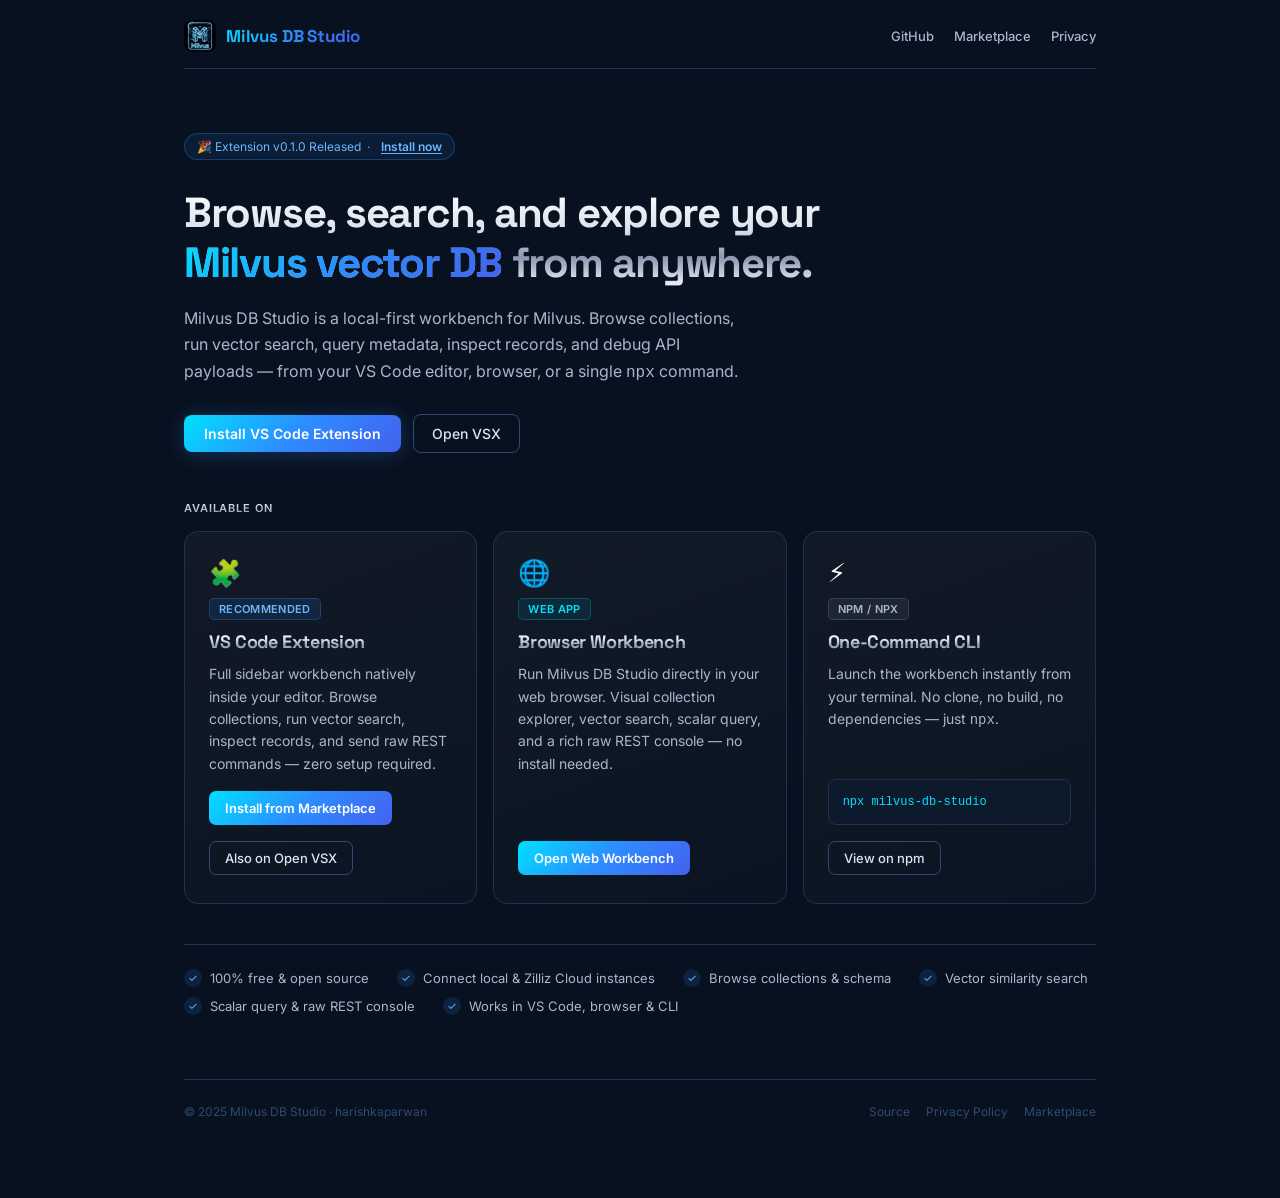
<file: index.html>
<!doctype html>
<html lang="en">
  <head>
    <meta charset="UTF-8" />
    <meta name="viewport" content="width=device-width, initial-scale=1.0" />
    <title>Milvus DB Studio | Plugin Home</title>
    <meta name="description" content="Browse collections, run vector search, query metadata, and debug payloads — in VS Code, a browser, or via npx." />
    <link rel="icon" type="image/png" href="public/assets/milvus-db-logo.png" />
    <link rel="preconnect" href="https://fonts.googleapis.com" />
    <link rel="preconnect" href="https://fonts.gstatic.com" crossorigin />
    <link href="https://fonts.googleapis.com/css2?family=Space+Grotesk:wght@600;700&family=Inter:wght@400;500;600&display=swap" rel="stylesheet" />
    <style>
      :root {
        --bg: #08111f;
        --chrome: #0e1a2c;
        --chrome-strong: #16263d;
        --surface: #111f33;
        --surface-soft: #0d1a2b;
        --line: #1f3350;
        --line-strong: #2f4a72;
        --text: #f2f7fc;
        --muted: #a7b8cc;
        --muted-strong: #dbe6f2;
        --milvus-gradient: linear-gradient(135deg, #00e0ff 0%, #2e8bff 52%, #4361ee 100%);
        --milvus-glow: rgba(46, 139, 255, 0.28);
        --metal-text: linear-gradient(180deg, #ffffff 0%, #d9e2ee 42%, #8a98ad 70%, #f3f7fc 100%);
        --metal-muted: linear-gradient(180deg, #edf2f8 0%, #b6c4d6 55%, #80909f 100%);
      }

      *, *::before, *::after { box-sizing: border-box; margin: 0; padding: 0; }

      html, body {
        min-height: 100%;
        background: var(--bg);
        color: var(--text);
        font-family: Inter, ui-sans-serif, system-ui, -apple-system, sans-serif;
        -webkit-font-smoothing: antialiased;
        text-rendering: optimizeLegibility;
      }

      .site-wrap {
        max-width: 960px;
        margin: 0 auto;
        padding: 0 24px 80px;
      }

      .site-header {
        display: flex;
        align-items: center;
        justify-content: space-between;
        padding: 20px 0 16px;
        border-bottom: 1px solid var(--line);
        gap: 16px;
      }

      .brand {
        display: flex;
        align-items: center;
        gap: 10px;
        text-decoration: none;
      }

      .logo-img {
        width: 32px;
        height: 32px;
        border-radius: 8px;
        flex-shrink: 0;
        object-fit: contain;
      }

      .brand-name {
        font-family: 'Space Grotesk', sans-serif;
        font-size: 17px;
        font-weight: 700;
        background: var(--milvus-gradient);
        -webkit-background-clip: text;
        background-clip: text;
        color: transparent;
        letter-spacing: -0.01em;
      }

      .top-links {
        display: flex;
        align-items: center;
        gap: 20px;
        flex-shrink: 0;
      }

      .top-links a {
        color: var(--muted);
        font-size: 13px;
        font-weight: 500;
        text-decoration: none;
        transition: color 150ms;
      }

      .top-links a:hover { color: var(--text); }

      .hero {
        padding: 64px 0 48px;
        max-width: 680px;
      }

      .hero h1 {
        font-family: 'Space Grotesk', sans-serif;
        font-size: clamp(28px, 5vw, 42px);
        font-weight: 700;
        line-height: 1.18;
        letter-spacing: -0.03em;
        background: var(--metal-text);
        -webkit-background-clip: text;
        background-clip: text;
        color: transparent;
        margin-bottom: 18px;
      }

      .hero h1 .accent {
        background: var(--milvus-gradient);
        -webkit-background-clip: text;
        background-clip: text;
        color: transparent;
      }

      .hero p {
        font-size: 16px;
        line-height: 1.65;
        color: var(--muted);
        margin-bottom: 28px;
        max-width: 560px;
      }

      .hero-actions {
        display: flex;
        align-items: center;
        gap: 12px;
        flex-wrap: wrap;
      }

      .btn-primary {
        display: inline-flex;
        align-items: center;
        gap: 7px;
        padding: 10px 20px;
        background: var(--milvus-gradient);
        color: #fff;
        font-size: 14px;
        font-weight: 600;
        border-radius: 8px;
        text-decoration: none;
        transition: opacity 150ms, transform 100ms;
        box-shadow: 0 2px 20px var(--milvus-glow);
      }

      .btn-primary:hover { opacity: 0.88; transform: translateY(-1px); }

      .btn-ghost {
        display: inline-flex;
        align-items: center;
        gap: 7px;
        padding: 10px 18px;
        background: transparent;
        border: 1px solid var(--line-strong);
        color: var(--muted-strong);
        font-size: 14px;
        font-weight: 500;
        border-radius: 8px;
        text-decoration: none;
        transition: border-color 150ms, color 150ms;
      }

      .btn-ghost:hover { border-color: var(--muted); color: var(--text); }

      .release-badge {
        display: inline-flex;
        align-items: center;
        gap: 8px;
        padding: 5px 12px;
        background: rgba(46, 139, 255, 0.1);
        border: 1px solid rgba(46, 139, 255, 0.3);
        border-radius: 20px;
        font-size: 12px;
        color: #6cb6ff;
        margin-bottom: 28px;
        width: fit-content;
      }

      .release-badge a { color: inherit; font-weight: 600; text-decoration: underline; text-underline-offset: 2px; }

      .grid {
        display: grid;
        grid-template-columns: repeat(auto-fit, minmax(260px, 1fr));
        gap: 16px;
        margin-bottom: 40px;
      }

      .card {
        background: linear-gradient(160deg, rgba(255,255,255,0.04), rgba(255,255,255,0.01));
        border: 1px solid var(--line);
        border-radius: 14px;
        padding: 28px 24px;
        display: flex;
        flex-direction: column;
        gap: 10px;
        transition: border-color 180ms, box-shadow 180ms;
      }

      .card:hover {
        border-color: var(--line-strong);
        box-shadow: 0 4px 32px var(--milvus-glow);
      }

      .card-icon {
        font-size: 26px;
        line-height: 1;
        margin-bottom: 2px;
      }

      .card-badge {
        display: inline-flex;
        width: fit-content;
        padding: 3px 9px;
        border-radius: 5px;
        font-size: 11px;
        font-weight: 600;
        letter-spacing: 0.03em;
        text-transform: uppercase;
        background: rgba(46, 139, 255, 0.12);
        border: 1px solid rgba(46, 139, 255, 0.28);
        color: #6cb6ff;
      }

      .card-badge.cyan {
        background: rgba(0, 224, 255, 0.08);
        border-color: rgba(0, 224, 255, 0.22);
        color: #00e0ff;
      }

      .card-badge.neutral {
        background: rgba(255, 255, 255, 0.06);
        border-color: rgba(255, 255, 255, 0.12);
        color: var(--muted);
      }

      .card h2 {
        font-family: 'Space Grotesk', sans-serif;
        font-size: 18px;
        font-weight: 700;
        background: var(--metal-text);
        -webkit-background-clip: text;
        background-clip: text;
        color: transparent;
        letter-spacing: -0.02em;
      }

      .card p {
        font-size: 14px;
        line-height: 1.6;
        color: var(--muted);
        flex: 1;
      }

      .card-cta {
        display: inline-flex;
        align-items: center;
        gap: 6px;
        padding: 9px 16px;
        background: var(--milvus-gradient);
        color: #fff;
        font-size: 13px;
        font-weight: 600;
        border-radius: 7px;
        text-decoration: none;
        width: fit-content;
        margin-top: 6px;
        transition: opacity 150ms;
      }

      .card-cta:hover { opacity: 0.85; }

      .card-cta.secondary {
        background: none;
        color: var(--muted-strong);
        border: 1px solid var(--line-strong);
        padding: 8px 15px;
        font-size: 13px;
        font-weight: 500;
      }

      .card-cta.secondary:hover { border-color: var(--muted); color: var(--text); }

      .code-box {
        background: var(--surface-soft);
        border: 1px solid var(--line);
        border-radius: 8px;
        padding: 12px 14px;
        font-family: 'SF Mono', 'Fira Code', 'Cascadia Code', monospace;
        font-size: 12px;
        line-height: 1.7;
        color: #00e0ff;
        word-break: break-all;
        margin-top: 4px;
      }

      .features {
        display: flex;
        flex-wrap: wrap;
        gap: 10px 28px;
        padding: 24px 0 0;
        border-top: 1px solid var(--line);
      }

      .feature-item {
        display: flex;
        align-items: center;
        gap: 8px;
        font-size: 13px;
        color: var(--muted);
      }

      .feature-item .check {
        display: inline-flex;
        width: 18px;
        height: 18px;
        align-items: center;
        justify-content: center;
        background: rgba(46, 139, 255, 0.14);
        border-radius: 50%;
        color: #6cb6ff;
        font-size: 11px;
        flex-shrink: 0;
      }

      .section-label {
        font-size: 11px;
        font-weight: 600;
        letter-spacing: 0.08em;
        text-transform: uppercase;
        background: var(--metal-muted);
        -webkit-background-clip: text;
        background-clip: text;
        color: transparent;
        margin-bottom: 16px;
      }

      .site-footer {
        margin-top: 64px;
        padding-top: 24px;
        border-top: 1px solid var(--line);
        display: flex;
        align-items: center;
        justify-content: space-between;
        flex-wrap: wrap;
        gap: 12px;
      }

      .site-footer p { font-size: 12px; color: var(--line-strong); }

      .site-footer nav { display: flex; gap: 16px; }

      .site-footer a {
        font-size: 12px;
        color: var(--line-strong);
        text-decoration: none;
        transition: color 150ms;
      }

      .site-footer a:hover { color: var(--muted); }

      @media (max-width: 540px) {
        .site-header { flex-wrap: wrap; }
        .hero { padding: 40px 0 32px; }
        .grid { grid-template-columns: 1fr; }
        .hero-actions { flex-direction: column; align-items: flex-start; }
      }
    </style>
  </head>
  <body>
    <main class="site-wrap">

      <header class="site-header">
        <a class="brand" href="/">
          <img class="logo-img" src="public/assets/milvus-db-logo.png" alt="" aria-hidden="true" />
          <span class="brand-name">Milvus DB Studio</span>
        </a>
        <nav class="top-links" aria-label="Primary links">
          <a href="https://github.com/harishkaparwan/milvus-db-web" target="_blank" rel="noopener noreferrer">GitHub</a>
          <a href="https://marketplace.visualstudio.com/items?itemName=harishkaparwan.milvus-db-studio" target="_blank" rel="noopener noreferrer">Marketplace</a>
          <a href="public/policy/privacy.html">Privacy</a>
        </nav>
      </header>

      <section class="hero">
        <div class="release-badge">
          🎉 Extension v0.1.0 Released &nbsp;·&nbsp;
          <a href="https://marketplace.visualstudio.com/items?itemName=harishkaparwan.milvus-db-studio" target="_blank" rel="noopener noreferrer">Install now</a>
        </div>
        <h1>Browse, search, and explore your <span class="accent">Milvus vector DB</span> from anywhere.</h1>
        <p>Milvus DB Studio is a local-first workbench for Milvus. Browse collections, run vector search, query metadata, inspect records, and debug API payloads — from your VS Code editor, browser, or a single <code>npx</code> command.</p>
        <div class="hero-actions">
          <a class="btn-primary" href="https://marketplace.visualstudio.com/items?itemName=harishkaparwan.milvus-db-studio" target="_blank" rel="noopener noreferrer">
            Install VS Code Extension
          </a>
          <a class="btn-ghost" href="https://open-vsx.org/extension/harishkaparwan/milvus-db-studio" target="_blank" rel="noopener noreferrer">
            Open VSX
          </a>
        </div>
      </section>

      <p class="section-label">Available on</p>
      <div class="grid" aria-label="Product options">

        <article class="card">
          <div class="card-icon">🧩</div>
          <div class="card-badge">Recommended</div>
          <h2>VS Code Extension</h2>
          <p>Full sidebar workbench natively inside your editor. Browse collections, run vector search, inspect records, and send raw REST commands — zero setup required.</p>
          <a class="card-cta" href="https://marketplace.visualstudio.com/items?itemName=harishkaparwan.milvus-db-studio" target="_blank" rel="noopener noreferrer">
            Install from Marketplace
          </a>
          <a class="card-cta secondary" href="https://open-vsx.org/extension/harishkaparwan/milvus-db-studio" target="_blank" rel="noopener noreferrer">
            Also on Open VSX
          </a>
        </article>

        <article class="card">
          <div class="card-icon">🌐</div>
          <div class="card-badge cyan">Web App</div>
          <h2>Browser Workbench</h2>
          <p>Run Milvus DB Studio directly in your web browser. Visual collection explorer, vector search, scalar query, and a rich raw REST console — no install needed.</p>
          <a class="card-cta" href="app/" target="_blank" rel="noopener noreferrer">
            Open Web Workbench
          </a>
        </article>

        <article class="card">
          <div class="card-icon">⚡</div>
          <div class="card-badge neutral">npm / npx</div>
          <h2>One-Command CLI</h2>
          <p>Launch the workbench instantly from your terminal. No clone, no build, no dependencies — just <code>npx</code>.</p>
          <div class="code-box">
            npx milvus-db-studio
          </div>
          <a class="card-cta secondary" href="https://www.npmjs.com/package/milvus-db-studio" target="_blank" rel="noopener noreferrer">
            View on npm
          </a>
        </article>

      </div>

      <div class="features" aria-label="Highlights">
        <div class="feature-item"><span class="check">✓</span> 100% free &amp; open source</div>
        <div class="feature-item"><span class="check">✓</span> Connect local &amp; Zilliz Cloud instances</div>
        <div class="feature-item"><span class="check">✓</span> Browse collections &amp; schema</div>
        <div class="feature-item"><span class="check">✓</span> Vector similarity search</div>
        <div class="feature-item"><span class="check">✓</span> Scalar query &amp; raw REST console</div>
        <div class="feature-item"><span class="check">✓</span> Works in VS Code, browser &amp; CLI</div>
      </div>

      <footer class="site-footer">
        <p>© 2025 Milvus DB Studio · harishkaparwan</p>
        <nav>
          <a href="https://github.com/harishkaparwan/milvus-db-web" target="_blank" rel="noopener noreferrer">Source</a>
          <a href="public/policy/privacy.html">Privacy Policy</a>
          <a href="https://marketplace.visualstudio.com/items?itemName=harishkaparwan.milvus-db-studio" target="_blank" rel="noopener noreferrer">Marketplace</a>
        </nav>
      </footer>

    </main>
  </body>
</html>
</file>
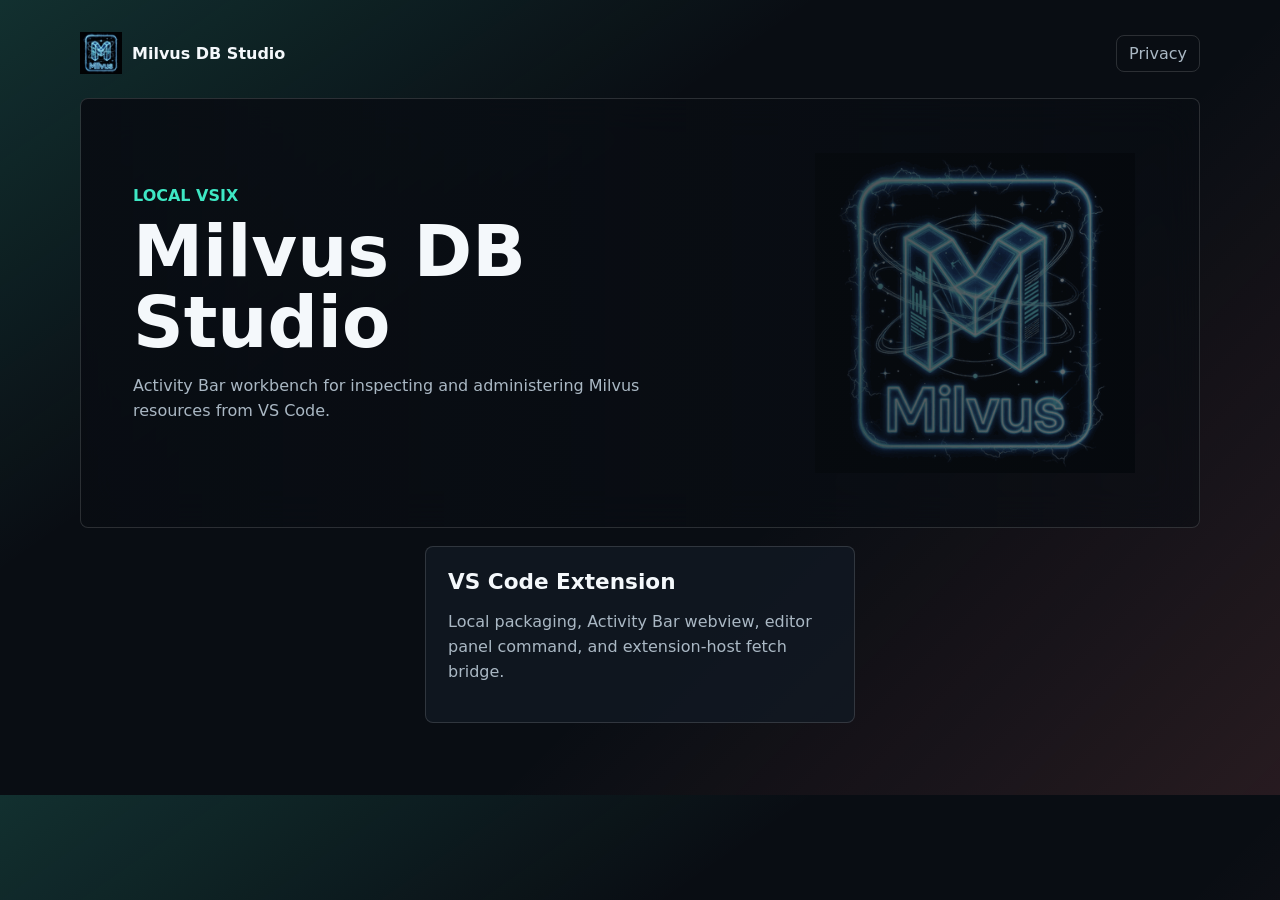
<file: public/webpage/index.html>
<!doctype html>
<html lang="en">
  <head>
    <meta charset="utf-8" />
    <meta name="viewport" content="width=device-width, initial-scale=1" />
    <title>Milvus DB Studio | Local VS Code Workbench</title>
    <link rel="stylesheet" href="theme.css" />
  </head>
  <body>
    <main class="site-wrap">
      <header class="site-header">
        <a class="brand" href="../"><img src="../assets/milvus-db-logo.png" alt="" /><span>Milvus DB Studio</span></a>
        <nav class="top-links" aria-label="Primary links">
          <a href="../policy/privacy.html">Privacy</a>
        </nav>
      </header>
      <section class="hero">
        <div class="hero-copy">
          <span>Local VSIX</span>
          <h1>Milvus DB Studio</h1>
          <p>Activity Bar workbench for inspecting and administering Milvus resources from VS Code.</p>
        </div>
      </section>
      <section class="card">
        <strong>VS Code Extension</strong>
        <p>Local packaging, Activity Bar webview, editor panel command, and extension-host fetch bridge.</p>
      </section>
    </main>
  </body>
</html>
</file>
<file: public/webpage/theme.css>
:root {
  color-scheme: dark;
  --bg: #090d13;
  --panel: rgba(18, 25, 36, 0.76);
  --line: rgba(255, 255, 255, 0.14);
  --text: #f4f8fb;
  --muted: #aab8c4;
  --teal: #3ee7c4;
  --green: #8af060;
}

* { box-sizing: border-box; }
body {
  margin: 0;
  color: var(--text);
  background: linear-gradient(145deg, rgba(62, 231, 196, 0.16), transparent 34%), linear-gradient(315deg, rgba(255, 125, 125, 0.12), transparent 38%), var(--bg);
  font-family: Inter, "Segoe UI", system-ui, sans-serif;
}
.site-wrap { width: min(1120px, 92vw); margin: 0 auto; padding: 32px 0 72px; }
.site-header { display: flex; align-items: center; justify-content: space-between; gap: 16px; margin-bottom: 24px; }
.brand, .top-links { display: flex; align-items: center; gap: 10px; }
.brand { color: var(--text); text-decoration: none; font-weight: 900; }
.brand img { width: 42px; height: 42px; object-fit: contain; }
.top-links a { color: var(--muted); text-decoration: none; border: 1px solid var(--line); border-radius: 8px; padding: 8px 12px; }
.hero { min-height: 430px; display: flex; align-items: center; border: 1px solid var(--line); border-radius: 8px; background: linear-gradient(90deg, rgba(9, 13, 19, .96), rgba(9, 13, 19, .58)), url('../assets/milvus-db-logo.png') right 8% center / min(320px, 36vw) no-repeat; backdrop-filter: blur(20px); }
.hero-copy { max-width: 680px; padding: 52px; }
.hero-copy span { color: var(--teal); font-weight: 900; text-transform: uppercase; }
h1 { margin: 12px 0 0; font-size: 4.4rem; line-height: 1; }
p { color: var(--muted); line-height: 1.55; }
.card { width: min(430px, 100%); margin: 18px auto 0; border: 1px solid var(--line); border-radius: 8px; background: var(--panel); padding: 22px; }
.card strong { font-size: 1.35rem; }
@media (max-width: 720px) {
  .site-header { align-items: flex-start; flex-direction: column; }
  .hero { min-height: 0; background: linear-gradient(180deg, rgba(9, 13, 19, .9), rgba(9, 13, 19, .96)), url('../assets/milvus-db-logo.png') right 18px top 18px / 100px no-repeat; }
  .hero-copy { padding: 32px 22px 42px; }
  h1 { font-size: 2.5rem; }
}
</file>
